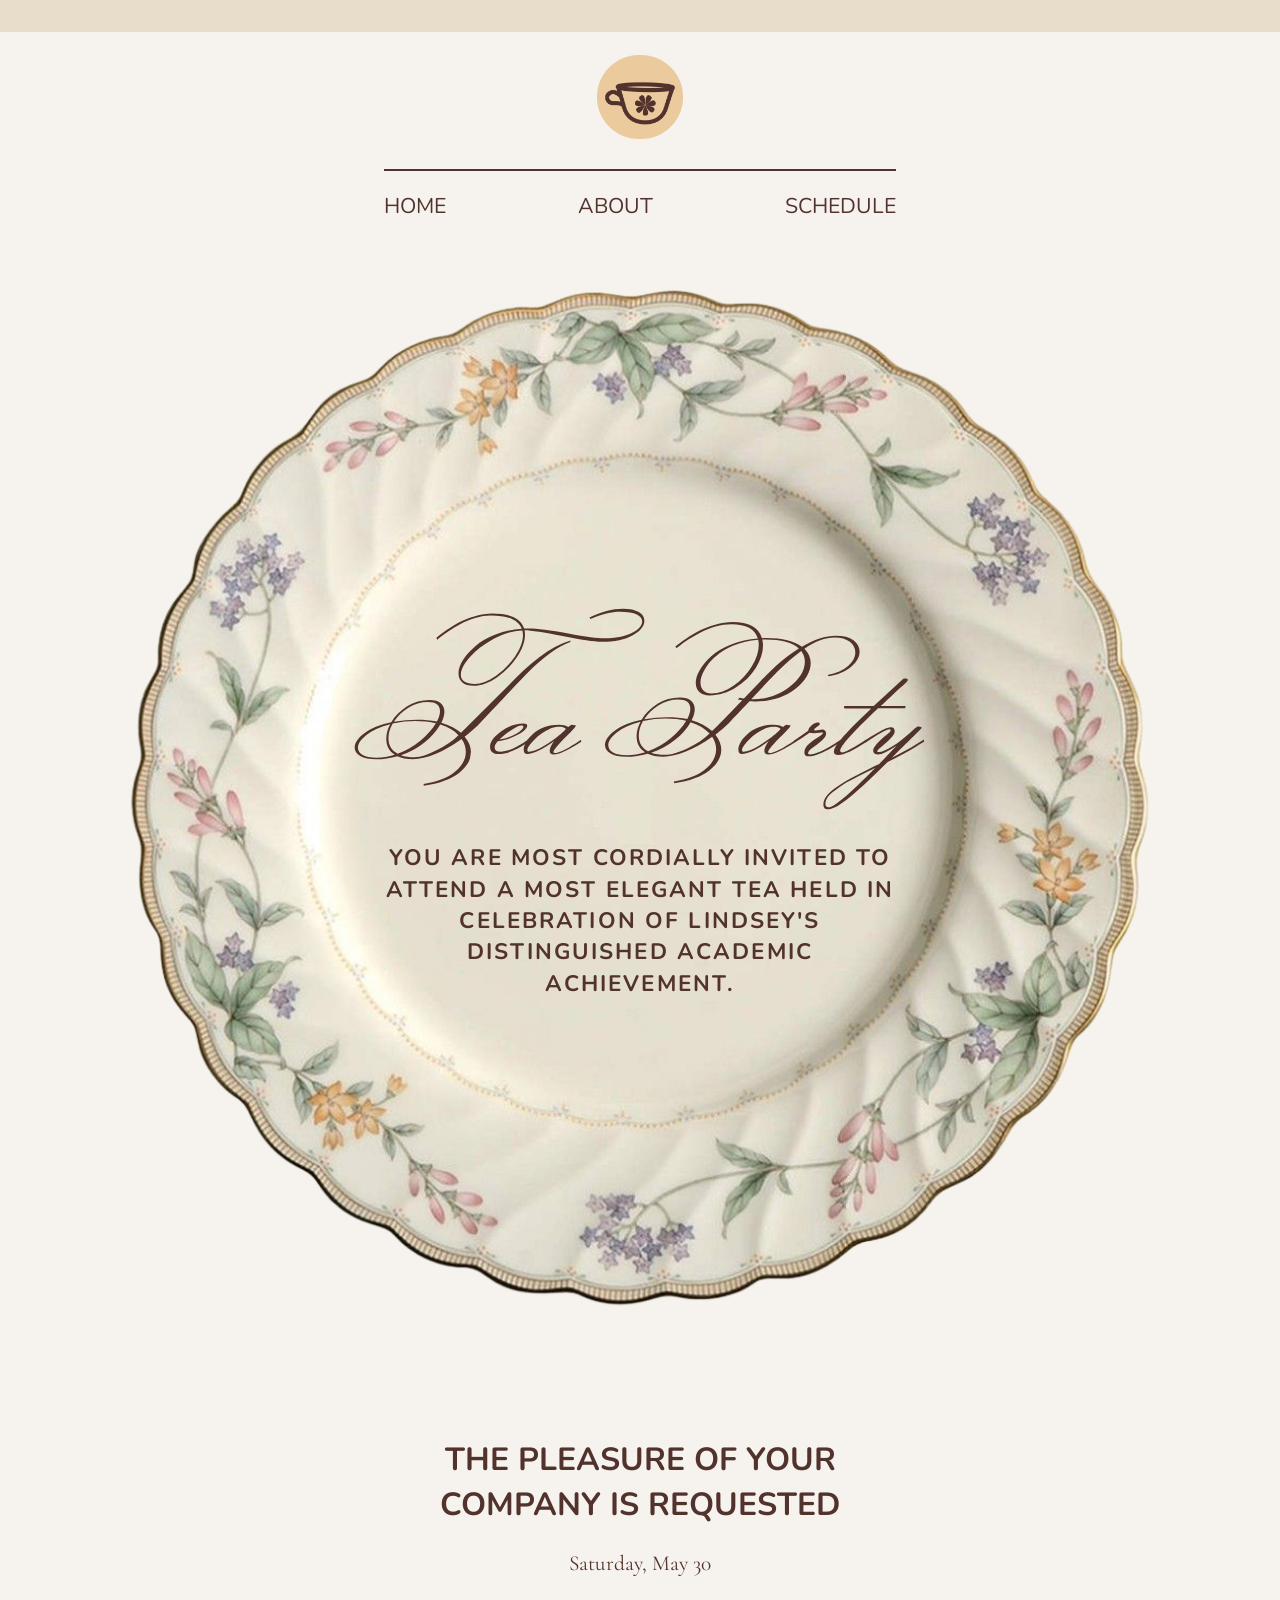
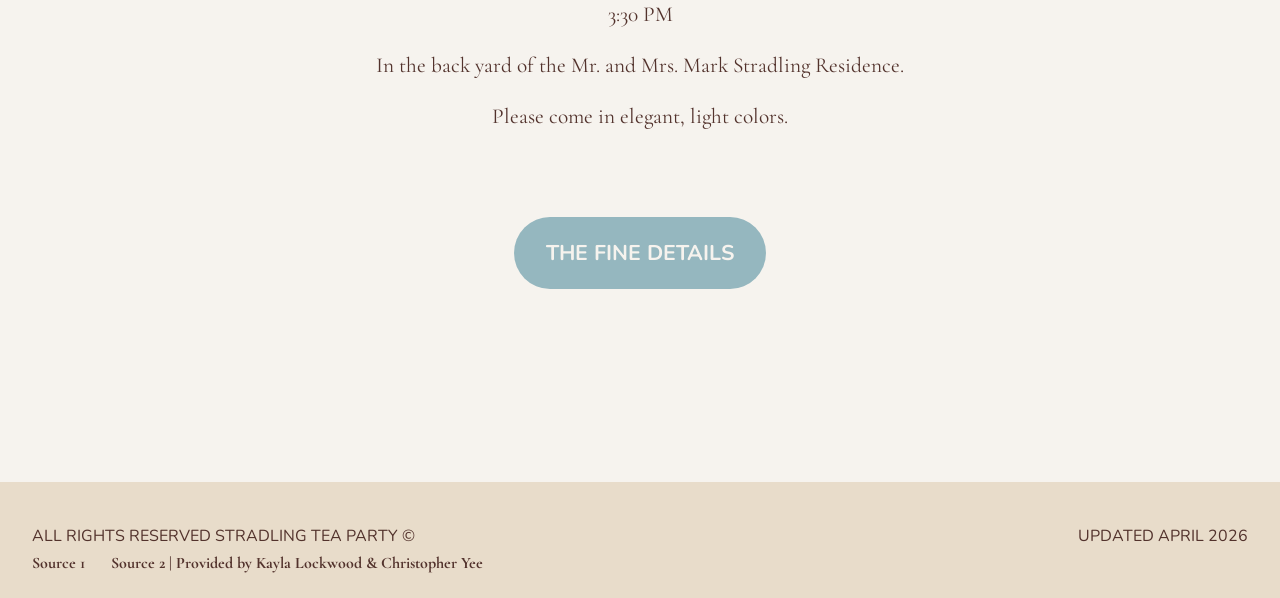
<file: index.html>
<!doctype html>
<html class="no-js" lang="en">

<head>
  <meta charset="utf-8"/>
  <title>Lindsey's Graduation Tea Party</title>
  <meta name="description" content="Official invitation to the graduation tea party of Lindsey Stradling"/>
  <meta name="viewport" content="width=device-width, initial-scale=1, minimum-scale=1" />

  <!-- Font Embed Code -->
  <link rel="preconnect" href="https://fonts.googleapis.com">
  <link rel="preconnect" href="https://fonts.gstatic.com" crossorigin>
  <link href="https://fonts.googleapis.com/css2?family=Cormorant+Garamond:ital,wght@0,300..700;1,300..700&family=Monsieur+La+Doulaise&family=Nunito:ital,wght@0,200..1000;1,200..1000&display=swap" rel="stylesheet">

  
  <!-- Defines preview content that will be displayed when your site is linked on twitter, reddit, etc-->
  <meta name="robots" content="index,follow" />
  <meta property="og:title" content="Lindsey's Graduation Tea Party"/>
  <meta property="og:type" content="Article"/>
  <meta property="og:url" content="https://kourtlyn-stradling.github.io/project3/">
  <meta property="og:image" content="https://i.pinimg.com/1200x/09/a5/7b/09a57b9902332e20c0a6024b99878937.jpg"/>
  <meta name="twitter:card" content="summary" />
  
  <link rel="manifest" href="site.webmanifest"/>
  <link rel="apple-touch-icon" href="icon.png"/>

  <!-- Link to your favicon. Place favicon in the root directory -->
  <link rel="icon" href="./assets/teacup-logo.png" />
  
  <link rel="stylesheet" href="normalize.css"/>
  <link rel="stylesheet" href="style.css"/>
  <script src="script.js" defer></script>

  <meta name="theme-color" content="#f6f3ee"/>
</head>

<script>
window.onload = () => {
  const strokes = document.querySelectorAll('.mask-stroke');

  let delay = 0;

  strokes.forEach((path) => {
    const length = path.getTotalLength();

    path.style.strokeDasharray = length;
    path.style.strokeDashoffset = length;

    const duration = length / 250;

    path.style.animation = `draw ${duration}s ease forwards`;
    path.style.animationDelay = `${delay}s`;

    // 🔑 no overlap → real handwriting feel
    delay += duration + 0.05;
  });
};
</script>

<body>
  <header>
    <img src="./assets/teacup-logo.png" alt="teacup on a saucer" class="logo" width="200" height="200">
    <nav>
      <a href="index.html">Home</a>
      <a href="about.html">About</a>
      <a href="schedule.html">Schedule</a>
    </nav>
  </header>
  
  <main>
    <section class="hero">
      <svg viewBox="0 0 431.85 154.5" class="tea-party">

  <defs>
    <mask id="reveal-mask">
      <!-- hide everything first -->
      <rect width="100%" height="100%" fill="black"/>

      <!-- animated strokes reveal -->
      <g id="mask-animated">

        <!-- TEA - T -->
        <path class="mask-stroke" d="M163.75,26.49c-12.46,3.97-33.47,19.6-47.59,35.93s-40.32,45.77-62.1,50.53c-21.78,4.76-32.67-6.3-25.52-22.29s25.01-21.78,33.52-19.06,6.64,11.4.68,19.4-23.14,23.82-42.37,23.14-23.99-8.68-6.64-20.76,68.74-10.04,71.97,9.02c3.23,19.06-7.41,27.08-31.97,31.77"/>
        <path class="mask-stroke" d="M63.59,24.58S85.13,4.42,105.53,6.35s26.34,6.56,20.59,24.73c-5.75,18.16-28.36,30.21-37.99,27.62s-11.49-7.78-1.85-20.76,28.91-22.24,52.82-20.02,51.9,12.6,69.13,4.26c17.24-8.34,8.85-16.09,5.57-17.82s-21.83-3.2-35.37,4.76" />

        <!-- TEA - E -->
        <path class="mask-stroke" d="M109.5,100.6s10.84-1.22,16.08-5.6,8.4-8.4-4.26-4.87-19.12,17.54-14.5,18.88,10.72,2.31,24-7.06" />

        <!-- TEA - A -->
        <path class="mask-stroke" d="M161.39,91.59s-5.85-4.63-16.93.73-15.84,14.74-13.89,16.81,13.16-2.07,22.05-9.26,13.03-10.48,13.03-10.48c0,0-15.84,16.2-15.59,18.76s-.49,6.82,21.56-7.19" />

        <!-- PARTY - P -->
        <path class="mask-stroke" d="M356.93,52.18c17.31-4.12,24.21-11.77,21.57-21.64s-25.49-10.14-39.42-.2-29.02,23.05-45.14,41.86-32.37,33.34-50.32,38.47-32.37-3.05-29.07-17.71,17.95-22.35,30.41-23.94,14.66,13.31.61,26.01-29.01,19.54-47.02,16.49-2.63-21.86,16.18-25.04,37.5-4.52,51.05,5.13,9.04,20.76,6.11,25.28-7.66,11.29-30.53,15.42" />
        <path class="mask-stroke" d="M242.76,30.96c14.44-11.57,30.37-19.94,48.39-17.38s18.12,16.79,10.75,30.82-25.39,24.57-36.45,21.19-4.91-20.17,5.02-27.64,25.39-15.36,46.48-13.41,26.93,12.29,24.37,20.17-6.86,17.2-21.3,22.42-26.86,2.89-30.04,2.22" />

        <!-- PARTY - A -->
        <path class="mask-stroke" d="M322.38,91.61s-6.27-5.52-20.5,2.25-14.23,20.12-4.31,15.35,21.25-12.35,29.2-20.22c-3.28,3.56-14.13,14.23-15.44,17.6s-1.5,6.65,8.98,1.87,18.44-11.98,22.37-14.32" />

        <!-- PARTY - R -->
        <path class="mask-stroke" d="M349.9,87.39c-4.31,3.37-8.24,7.21-3.37,6.74s6.83-1.5,7.67.47-1.22,3.56-5.99,7.02-8.7,7.02-6.74,9.92,18.53-5.8,23.96-9.55" />

        <!-- PARTY - T -->
        <path class="mask-stroke" d="M415.28,54.38c-14.74,13.55-38.89,36.29-47.03,46.03s-5.9,14.23,8.05,6.08,23.59-14.88,27.89-14.88" />
        <line class="mask-stroke" x1="415.06" y1="75.4" x2="368.82" y2="75.4"/>

        <!-- PARTY - Y -->
        <path class="mask-stroke" d="M403.16,91.51c2.34.19,3.37,1.78.66,4.68s-12.54,9.64-11.7,12.35,4.87,1.87,9.08-.37,16.19-9.92,24.15-17.78c-10.48,10.58-30.98,31.26-37.91,38s-18.63,17.78-24.71,21.06-10.01,3.46-7.3-5.71,66.69-36.22,73.42-42.77" />

      </g>
    </mask>
  </defs>

  <!-- FINAL ARTWORK -->
  <g mask="url(#reveal-mask)" fill="#52322c">
    <path d="M163.95,25.87l-.33,1.1c-9.32,3.38-20.15,11.23-32.48,23.56-1.1,1.1-13.39,14.13-36.88,39.08-2.28,2.2-5.54,4.99-9.8,8.37,3.15,3.6,4.73,7.49,4.73,11.67,0,5.65-2.99,10.81-8.97,15.47-5.98,4.66-14.81,7.87-26.48,9.63v-1.21c10.2-1.62,18.02-4.68,23.45-9.19,5.43-4.51,8.15-9.52,8.15-15.03,0-3.37-1.06-6.57-3.19-9.58-14.02,10.05-26.17,15.08-36.44,15.08-4.7,0-8.59-.73-11.67-2.2-5.36,1.54-10.64,2.31-15.85,2.31s-9.21-.83-12-2.48c-2.79-1.65-4.18-3.76-4.18-6.33,0-3.52,2.42-7.1,7.27-10.73,4.84-3.63,11.56-6.37,20.15-8.2,2.86-4.77,6.84-8.75,11.94-11.94,5.1-3.19,10.7-4.79,16.79-4.79,3.74,0,6.53.79,8.37,2.37,1.83,1.58,2.75,3.67,2.75,6.27s-.77,5.41-2.31,8.42c5.94,1.69,10.86,4.22,14.75,7.6l36.88-36.77c6.39-7.05,13.58-13.63,21.58-19.76,8-6.13,15.93-10.37,23.78-12.71ZM25.68,99.51c0-3.67.99-7.3,2.97-10.9-7.34,1.84-13.21,4.46-17.61,7.87-4.4,3.41-6.61,6.7-6.61,9.85,0,2.2,1.19,3.98,3.58,5.34,2.38,1.36,5.85,2.04,10.4,2.04s9.1-.73,13.65-2.2c-4.26-2.64-6.38-6.64-6.38-12ZM62.89,87.96c-4.77-1.1-9.89-1.65-15.36-1.65s-11.14.62-17.01,1.87c-2.13,3.67-3.19,7.34-3.19,11.01,0,5.28,2.31,9.14,6.94,11.56,6.17-2.2,11.82-5.43,16.95-9.69,5.14-4.26,9.03-8.62,11.67-13.1ZM31.4,86.85c6.02-1.1,11.76-1.65,17.23-1.65s10.48.48,15.03,1.43c1.54-2.93,2.31-5.5,2.31-7.71,0-4.62-3.05-6.94-9.14-6.94-5.21,0-10.07,1.41-14.59,4.24-4.51,2.83-8.13,6.37-10.84,10.62ZM36.69,111.84c2.71,1.03,6.15,1.54,10.29,1.54s9.6-1.73,16.35-5.17c7.05-3.6,12.55-7.38,16.51-11.34-3.3-3.45-7.85-6.09-13.65-7.93-2.57,4.62-6.46,9.03-11.67,13.21-5.21,4.18-11.16,7.41-17.83,9.69ZM178.04,8.58c8.81-4.4,17.14-6.6,24.99-6.6,5.21,0,9.21.86,12,2.59,2.79,1.73,4.18,3.87,4.18,6.44,0,3.96-2.9,7.6-8.7,10.9-5.8,3.3-13.61,4.95-23.45,4.95-5.58,0-15.36-1.43-29.34-4.29-13.98-2.86-23.43-4.33-28.35-4.4.22,1.1.33,2.2.33,3.3,0,5.21-2,10.83-6,16.84-4,6.02-9.05,11.1-15.14,15.25-6.09,4.15-11.89,6.22-17.39,6.22-3.74,0-6.57-.83-8.48-2.48-1.91-1.65-2.86-3.94-2.86-6.88s1.12-6.22,3.36-9.85c2.24-3.63,5.32-7.12,9.25-10.46,3.93-3.34,8.97-6.24,15.14-8.7,6.17-2.46,12.73-3.91,19.71-4.35-2.5-6.68-10.28-10.02-23.34-10.02-3.67,0-7.54.62-11.61,1.87-4.07,1.25-7.73,2.75-10.95,4.51-6.53,3.67-11.63,7.01-15.3,10.02l-2.2,1.87-.66-1.32c1.25-1.25,3.71-3.15,7.38-5.72,3.67-2.57,7.06-4.66,10.18-6.27,3.12-1.61,6.92-3.08,11.39-4.4,4.48-1.32,8.81-1.98,12.99-1.98,13.5,0,21.47,3.78,23.89,11.34.66-.07,1.69-.11,3.08-.11,6.6,0,16.59,1.23,29.94,3.69,13.36,2.46,22.31,3.69,26.86,3.69,8.59,0,15.5-1.32,20.75-3.96,5.25-2.64,7.87-5.54,7.87-8.7,0-2.13-1.34-3.87-4.02-5.23-2.68-1.36-6.97-2.04-12.88-2.04s-13.19,1.8-21.85,5.39l-.77-1.1ZM81.6,51.63c0,4.55,3.52,6.83,10.57,6.83,4.7,0,9.89-1.98,15.58-5.94,5.69-3.96,10.51-8.84,14.48-14.64,3.96-5.8,5.94-11.16,5.94-16.07,0-.88-.15-2.05-.44-3.52-6.9.22-14.04,2.33-21.41,6.33-7.38,4-13.34,8.57-17.89,13.71-4.55,5.14-6.83,9.58-6.83,13.32Z" />
    <path d="M106.93,106.01c0,2.13,1.47,3.19,4.4,3.19,5.58,0,12.51-3.01,20.81-9.03l.22,1.65c-8.66,6.09-16.07,9.14-22.24,9.14-4.4,0-6.61-1.84-6.61-5.5s2.74-7.49,8.2-11.45c5.47-3.96,11.1-5.94,16.9-5.94,1.83,0,2.75.55,2.75,1.65,0,1.76-2.04,3.87-6.11,6.33-4.07,2.46-9.41,4.28-16.02,5.45-1.54,1.76-2.31,3.27-2.31,4.51ZM128.5,90.49c0-.59-.59-.88-1.76-.88s-3.56,1.12-7.16,3.36c-3.6,2.24-6.64,4.64-9.14,7.21,4.92-.81,9.15-2.29,12.72-4.46,3.56-2.16,5.34-3.91,5.34-5.23Z" />
    <path d="M162.19,90.71c1.47-1.17,2.27-1.76,2.42-1.76,1.98.22,3.01.39,3.08.5.07.11.11.24.11.39s-.29.61-.88,1.38c-.59.77-2.31,2.59-5.17,5.45-7.12,6.97-10.68,11.19-10.68,12.66,0,.59.26.88.77.88,3.52,0,10.13-3.34,19.82-10.02l.22,1.65c-9.76,6.39-16.66,9.58-20.7,9.58-1.98,0-2.97-.94-2.97-2.81s1.14-4.31,3.41-7.32c-8.66,6.38-15.41,9.61-20.26,9.69-1.76,0-2.64-1.06-2.64-3.19,0-3.82,2.44-7.89,7.32-12.22,4.88-4.33,11.32-6.5,19.32-6.5,2.64,0,4.92.55,6.83,1.65ZM132.68,109.2c2.79,0,6.51-1.41,11.17-4.24,4.66-2.82,8.55-5.56,11.67-8.2,3.12-2.64,4.68-4.18,4.68-4.62s-.53-.81-1.6-1.1c-1.06-.29-2.51-.44-4.35-.44s-4.26.72-7.27,2.15c-3.01,1.43-5.61,3.14-7.82,5.12-2.2,1.98-4.04,3.93-5.5,5.83-1.47,1.91-2.2,3.3-2.2,4.18s.4,1.32,1.21,1.32Z" />
    <path d="M289.45,70.01l1.1-1.21c1.47.29,2.57.48,3.3.55l12.44-12.88c9.61-10.49,19.19-18.72,28.73-24.66-4.84-4.48-13.21-6.72-25.1-6.72l-2.31.11c.37,1.47.55,2.9.55,4.29,0,5.43-1.78,11.03-5.34,16.79-3.56,5.76-8.5,10.66-14.81,14.7-6.31,4.04-12.92,6.05-19.82,6.05-3.38,0-5.96-.84-7.76-2.53-1.8-1.69-2.7-4-2.7-6.94s1.05-6.17,3.14-9.69,4.99-6.95,8.7-10.29c3.71-3.34,8.62-6.24,14.75-8.7,6.13-2.46,12.79-3.98,19.98-4.57-2.13-7.12-8.77-10.68-19.93-10.68-3.67,0-7.6.61-11.78,1.82-4.18,1.21-7.93,2.7-11.23,4.46-6.68,3.6-11.89,6.86-15.63,9.8l-2.31,1.76-1.1-.99c1.76-1.54,4.46-3.52,8.09-5.94,3.63-2.42,7.06-4.46,10.29-6.11,3.23-1.65,7.1-3.14,11.61-4.46,4.51-1.32,8.82-1.98,12.94-1.98,12.26,0,19.63,4.04,22.13,12.11,1.54-.07,2.68-.11,3.41-.11,11.89,0,20.73,2.17,26.53,6.5,9.17-5.5,17.65-8.26,25.43-8.26,5.72,0,10.13,1.12,13.21,3.36,3.08,2.24,4.62,5.19,4.62,8.86s-2.04,7.3-6.11,10.9c-4.07,3.6-9.71,6.02-16.9,7.27l-1.1-.88c6.68-1.25,11.83-3.48,15.47-6.72,3.63-3.23,5.45-6.53,5.45-9.91s-1.38-6.13-4.13-8.26c-2.75-2.13-6.62-3.19-11.61-3.19-6.61,0-14.09,2.79-22.46,8.37,3.15,3.08,4.73,6.68,4.73,10.79,0,7.05-3.96,13.6-11.89,19.65-7.93,6.05-17.65,9.08-29.17,9.08-2.13,0-3.74-.04-4.84-.11-1.98,2.13-4.4,4.66-7.27,7.6-5.43,5.72-8.33,8.81-8.7,9.25-2.2,2.2-5.39,4.92-9.58,8.15,2.93,3.6,4.4,7.38,4.4,11.34,0,5.65-2.99,10.81-8.97,15.47-5.98,4.66-14.81,7.87-26.48,9.63v-1.21c10.2-1.62,18.02-4.68,23.45-9.19,5.43-4.51,8.15-9.52,8.15-15.03,0-3.23-.99-6.35-2.97-9.36-14.17,9.91-26.39,14.86-36.66,14.86-4.7,0-8.59-.73-11.67-2.2-5.36,1.54-10.64,2.31-15.85,2.31s-9.21-.83-12-2.48c-2.79-1.65-4.18-3.76-4.18-6.33,0-3.52,2.42-7.1,7.27-10.73,4.84-3.63,11.56-6.37,20.15-8.2,2.86-4.77,6.84-8.75,11.94-11.94,5.1-3.19,10.7-4.79,16.79-4.79,3.74,0,6.53.79,8.37,2.37,1.83,1.58,2.75,3.69,2.75,6.33s-.77,5.43-2.31,8.37c6.24,1.84,11.34,4.55,15.3,8.15,3.89-3.81,11.45-11.56,22.68-23.23l-3.19-.55ZM192.13,104.47c0,2.2,1.19,3.98,3.58,5.34,2.38,1.36,5.85,2.04,10.4,2.04s9.1-.73,13.65-2.2c-4.26-2.64-6.39-6.64-6.39-12,0-3.59.99-7.23,2.97-10.9-7.34,1.84-13.21,4.46-17.61,7.87-4.4,3.41-6.61,6.7-6.61,9.85ZM250.59,86.08c-4.77-1.1-9.89-1.65-15.36-1.65s-11.14.62-17.01,1.87c-2.13,3.67-3.19,7.34-3.19,11.01,0,5.28,2.31,9.18,6.94,11.67,6.16-2.27,11.82-5.54,16.95-9.8,5.14-4.26,9.03-8.62,11.67-13.1ZM219.1,84.98c6.02-1.1,11.76-1.65,17.23-1.65s10.48.48,15.03,1.43c1.54-2.93,2.31-5.5,2.31-7.71,0-4.62-3.05-6.94-9.14-6.94-5.21,0-10.07,1.41-14.59,4.24-4.51,2.83-8.13,6.37-10.84,10.62ZM224.39,109.97c2.71,1.03,6.18,1.54,10.4,1.54s9.74-1.58,16.57-4.73c6.97-3.23,12.55-6.94,16.73-11.12-3.3-3.81-8.04-6.68-14.2-8.59-2.57,4.62-6.46,9.03-11.67,13.21-5.21,4.18-11.16,7.41-17.83,9.69ZM272.22,38.14c-3.49,3.27-6.18,6.6-8.09,10.02-1.91,3.41-2.86,6.44-2.86,9.08s.72,4.7,2.15,6.17c1.43,1.47,3.47,2.2,6.11,2.2,5.58,0,11.16-1.98,16.73-5.94,5.58-3.96,10.09-8.79,13.54-14.48,3.45-5.69,5.17-11.06,5.17-16.13,0-1.39-.15-2.64-.44-3.74-6.68.51-12.86,1.96-18.55,4.35-5.69,2.39-10.28,5.21-13.76,8.48ZM319.06,49.2c-2.57,2.57-9.14,9.47-19.71,20.7h1.43c10.35,0,19.39-3.03,27.14-9.08,7.74-6.06,11.61-12.46,11.61-19.21,0-2.93-.92-5.58-2.75-7.93-5.72,4.18-11.63,9.36-17.72,15.52Z"/>
    <path d="M323.14,90.71c1.47-1.17,2.27-1.76,2.42-1.76,1.98.22,3.01.39,3.08.5.07.11.11.24.11.39s-.29.61-.88,1.38c-.59.77-2.31,2.59-5.17,5.45-7.12,6.97-10.68,11.19-10.68,12.66,0,.59.26.88.77.88,3.52,0,10.13-3.34,19.82-10.02l.22,1.65c-9.76,6.39-16.66,9.58-20.7,9.58-1.98,0-2.97-.94-2.97-2.81s1.14-4.31,3.41-7.32c-8.66,6.38-15.41,9.61-20.26,9.69-1.76,0-2.64-1.06-2.64-3.19,0-3.82,2.44-7.89,7.32-12.22,4.88-4.33,11.32-6.5,19.32-6.5,2.64,0,4.92.55,6.83,1.65ZM293.63,109.2c2.79,0,6.51-1.41,11.17-4.24,4.66-2.82,8.55-5.56,11.67-8.2,3.12-2.64,4.68-4.18,4.68-4.62s-.53-.81-1.6-1.1c-1.06-.29-2.51-.44-4.35-.44s-4.26.72-7.27,2.15c-3.01,1.43-5.61,3.14-7.82,5.12-2.2,1.98-4.04,3.93-5.5,5.83-1.47,1.91-2.2,3.3-2.2,4.18s.4,1.32,1.21,1.32Z" />
    <path d="M347.46,93.35l5.17-.66c.88,0,1.58.29,2.09.88.51.59.77,1.29.77,2.09,0,1.62-1.14,3.38-3.41,5.28-2.28,1.91-4.53,3.71-6.77,5.39-2.24,1.69-3.36,3.04-3.36,4.07,0,.59.48.88,1.43.88,3.15,0,7.96-1.84,14.42-5.5,2.79-1.54,5.76-3.41,8.92-5.61l.22,1.65c-2.5,1.62-5.28,3.27-8.37,4.95-1.76,1.1-4.33,2.37-7.71,3.8-3.38,1.43-6.17,2.15-8.37,2.15s-3.3-.99-3.3-2.97c0-2.27,1.17-4.42,3.52-6.44,2.35-2.02,4.68-3.71,6.99-5.06,2.31-1.36,3.47-2.4,3.47-3.14,0-.22-.26-.33-.77-.33l-6.17.55c-1.17,0-2.24-.11-3.19-.33-3.52,2.5-7.23,4.95-11.12,7.38l-.33-1.54,10.46-7.27c.07-1.39.95-2.79,2.64-4.18,1.69-1.39,3.12-2.09,4.29-2.09s1.76.31,1.76.94-.7,1.41-2.09,2.37c-1.4.95-2.09,1.65-2.09,2.09s.29.66.88.66Z" />
    <path d="M416.82,55.48c0,.29-.4.83-1.21,1.6-.81.77-2.26,2.13-4.35,4.07-2.09,1.95-4.61,4.28-7.54,6.99-2.94,2.72-5.39,4.99-7.38,6.83h18.38c.22,0,.33.15.33.44,0,.88-.33,1.32-.99,1.32h-19.6c-18.93,17.91-28.4,28.51-28.4,31.82,0,.81.51,1.21,1.54,1.21,1.76,0,6.9-2.68,15.41-8.04,1.47-.88,2.35-1.39,2.64-1.54l.22,1.65c-9.98,6.61-17.06,9.91-21.25,9.91-2.2,0-3.3-.81-3.3-2.42,0-2.27,1.73-5.36,5.17-9.25,4.55-5.43,12.15-13.17,22.79-23.23h-18.94c-1.03,0-1.54-.31-1.54-.94s.29-.94.88-.94h21.47l22.02-20.26c.37-.29,1.06-.4,2.09-.33,1.03.07,1.54.44,1.54,1.1Z" />
    <path d="M353.41,148.83c0-2.42,1.1-4.9,3.3-7.43,2.2-2.53,5.47-5.12,9.8-7.76,6.83-4.11,15.96-8.96,27.41-14.53.51-.22.92-.4,1.21-.55,1.25-1.25,3.25-3.34,6-6.27,2.75-2.94,5.16-5.43,7.21-7.49-6.61,4.33-11.19,6.5-13.76,6.5s-3.85-.92-3.85-2.75c0-2.49,3.3-6.42,9.91-11.78,2.13-1.76,3.19-2.92,3.19-3.47s-.29-.83-.88-.83c-1.25,0-3.32.88-6.22,2.64-2.9,1.76-4.72,2.86-5.45,3.3-.73.44-1.82,1.12-3.25,2.04-1.43.92-2.44,1.56-3.03,1.93l-.33-1.54c10.05-6.61,16.51-9.91,19.38-9.91,1.91,0,2.86,1.06,2.86,3.19,0,2.28-3.3,6.05-9.91,11.34-2.2,1.76-3.3,2.94-3.3,3.52,0,.37.48.55,1.43.55,2.2,0,5.58-1.45,10.13-4.35,4.55-2.9,8.37-5.78,11.45-8.64,4.48-4.18,6.92-6.27,7.32-6.27s1.03.11,1.87.33c.84.22,1.27.46,1.27.72s-.51.84-1.54,1.76c-1.03.92-8,7.83-20.92,20.75,7.19-3.67,12.83-6.75,16.9-9.25,4.07-2.49,6.44-3.96,7.1-4.4l.22,1.65c-3.3,1.91-5.65,3.34-7.04,4.29-5.14,3.15-11.89,6.75-20.26,10.79-10.86,10.86-20.13,19.5-27.8,25.93-7.67,6.42-13.41,9.63-17.23,9.63-2.13,0-3.19-1.21-3.19-3.63ZM360.51,139.48c-1.94,1.54-3.36,3.03-4.24,4.46s-1.32,2.95-1.32,4.57.81,2.42,2.42,2.42c3.96,0,15.6-9.84,34.9-29.5-12.99,6.24-21.04,10.42-24.16,12.55-3.12,2.13-5.65,3.96-7.6,5.5Z" />
  </g>

</svg>
      
      <!-- <h1>Tea Party</h1> -->
      <h2>You are most cordially invited to attend a most elegant tea held in celebration of Lindsey's distinguished academic achievement.</h2>
    </section>
    
    <section class="details">
      <h3>The pleasure of your company is requested</h3>
      <p>Saturday, May 30</p>
      <p>3:30 PM</p>
      <p>In the back yard of the Mr. and Mrs. Mark Stradling Residence.</p>
      <p>Please come in elegant, light colors.</p>
    </section>

    <section class="button">
      <a href="schedule.html">The Fine Details</a>
    </section>
  </main>
  
  <footer>
    <section class="rights">
      <p>All rights reserved Stradling Tea Party ©</p>
      <p>Updated April 2026</p>
    </section>

    <section class="sources">
      <a href="https://i.pinimg.com/1200x/b7/23/32/b72332e69dad2fbd7f66adc0a49dc8bf.jpg" target="_blank">Source 1</a>
      <a href="https://github.com/social-sin/svg-ani-2" target="_blank">Source 2 | Provided by Kayla Lockwood & Christopher Yee</a>
    </section>
  </footer>
</body>
</html>
</file>
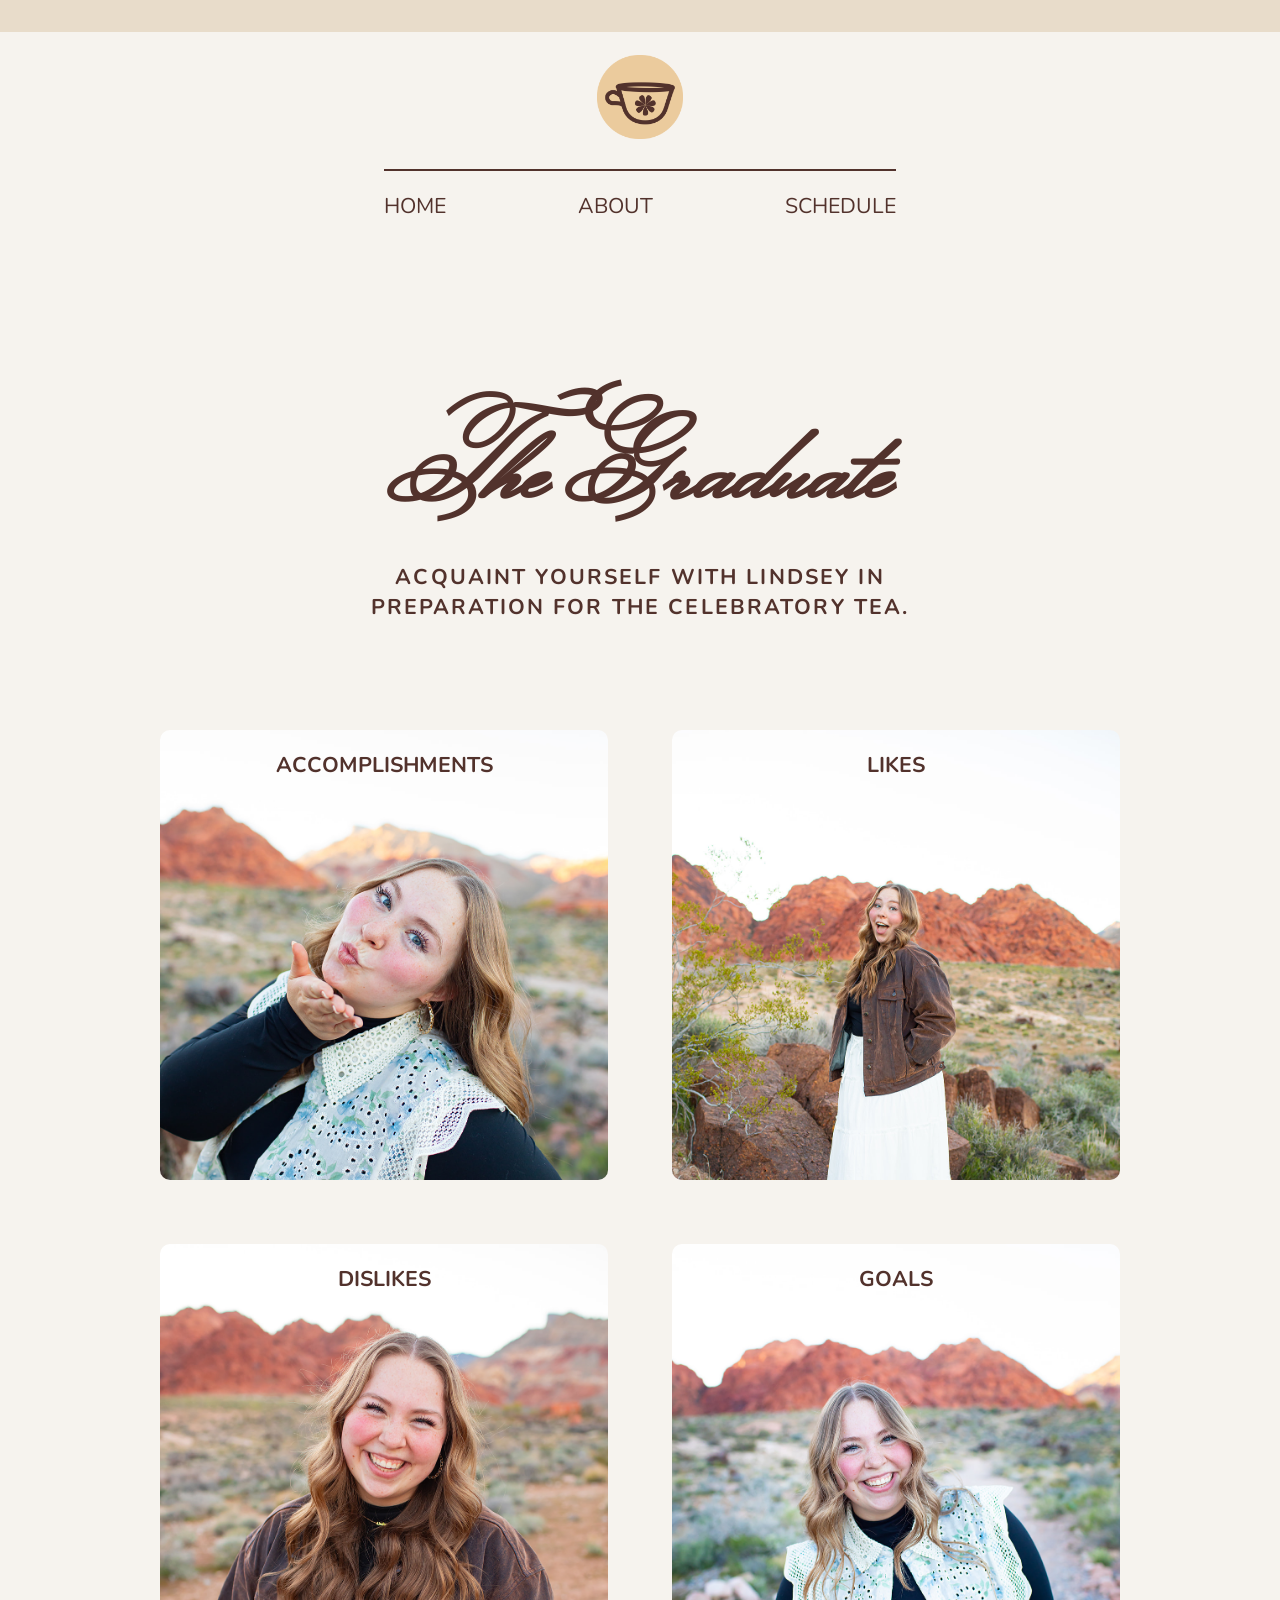
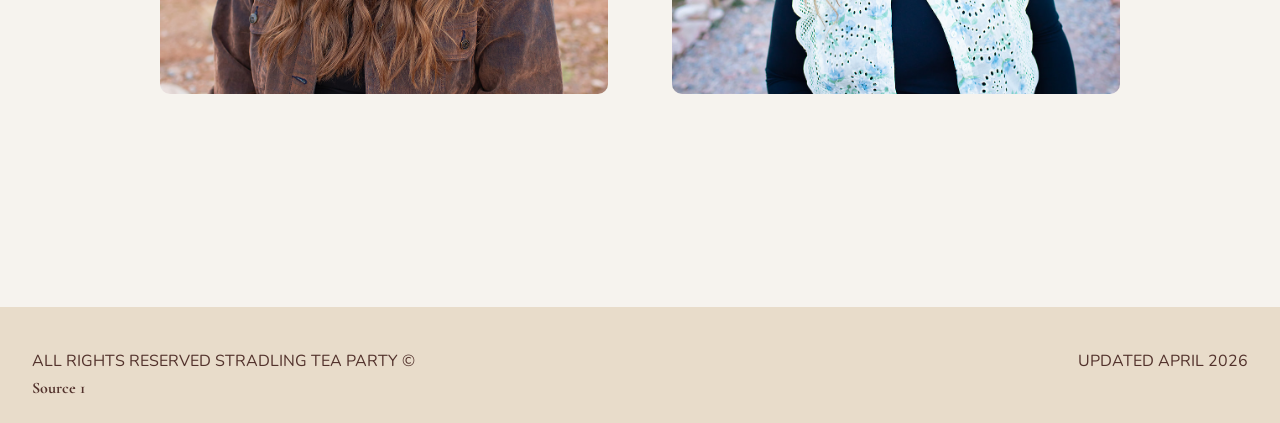
<file: about.html>
<!doctype html>
<html class="no-js" lang="en">

<head>
  <meta charset="utf-8"/>
  <title>About the Graduate</title>
  <meta name="description" content="An opportunity to acquaint yourself with Lindsey"/>
  <meta name="viewport" content="width=device-width, initial-scale=1, minimum-scale=1" />

  <!-- Font Embed Code -->
  <link rel="preconnect" href="https://fonts.googleapis.com">
  <link rel="preconnect" href="https://fonts.gstatic.com" crossorigin>
  <link href="https://fonts.googleapis.com/css2?family=Cormorant+Garamond:ital,wght@0,300..700;1,300..700&family=Monsieur+La+Doulaise&family=Nunito:ital,wght@0,200..1000;1,200..1000&display=swap" rel="stylesheet">

  
  <!-- Defines preview content that will be displayed when your site is linked on twitter, reddit, etc-->
  <meta name="robots" content="index,follow" />
  <meta property="og:title" content="About the Graduate"/>
  <meta property="og:type" content="Article"/>
  <meta property="og:url" content="https://kourtlyn-stradling.github.io/project3/">
  <meta property="og:image" content="./assets/Lindsey-113.jpg"/>
  <meta name="twitter:card" content="summary" />
  
  <link rel="manifest" href="site.webmanifest"/>
  <link rel="apple-touch-icon" href="icon.png"/>

  <!-- Link to your favicon. Place favicon in the root directory -->
  <link rel="icon" href="./assets/teacup-logo.png" />
  
  <link rel="stylesheet" href="normalize.css"/>
  <link rel="stylesheet" href="style.css"/>
  <script src="script.js" defer></script>

  <meta name="theme-color" content="#f6f3ee"/>
</head>

<body>
  <header>
    <img src="./assets/teacup-logo.png" alt="teacup on a saucer" class="logo" width="200" height="200">
    <nav>
      <a href="index.html">Home</a>
      <a href="about.html">About</a>
      <a href="schedule.html">Schedule</a>
    </nav>
  </header>
  
  <main>
    <section>
      <h1>The Graduate</h1>
      <h2>Acquaint yourself with Lindsey in preparation for the celebratory tea.</h2>
    </section>

    <section class="main-content">
      <div class="grid">
        <section class="flip-card">
          <div class="flip-card-inner">
            <div class="flip-card-front" id="card-1-front">
              <h3>Accomplishments</h3>
            </div>
            <div class="flip-card-back">
              <h3>Accomplishments</h3>
              <p>With great pride, we present Miss Lindsey, whose accomplishments reflect both diligence and grace. She has distinguished herself in Zion’s Youth and the esteemed ranks of Honor and All State Choir, and has frequently graced her church with musical performances. Having graduated from Nevada State High School, she continues to demonstrate industry through her steady service at the Montessori and her refined skill as a professional nail artist.</p>
            </div>
          </div>
        </section>

        <section class="flip-card">
          <div class="flip-card-inner">
            <div class="flip-card-front" id="card-2-front">
              <h3>Likes</h3>
            </div>
            <div class="flip-card-back">
              <h3>Likes</h3>
              <p>Miss Lindsey is likewise known for her lively and amiable disposition, finding great delight in song, in which she is most accomplished, and in the cheerful laughter she so readily inspires. She treasures the company of dear friends, enjoys the delicate art of painting nails, and takes pleasure in the consumption of quality and engaging media.</p>
            </div>
          </div>
        </section>

        <section class="flip-card">
          <div class="flip-card-inner">
            <div class="flip-card-front" id="card-3-front">
              <h3>Dislikes</h3>
            </div>
            <div class="flip-card-back">
              <h3>Dislikes</h3>
              <p>Though Miss Lindsey is not particularly fond of injuries, tiresome homework, unnecessary drama, or the occasional unruly child at her place of work, she meets each with remarkable composure. Indeed, she bears such inconveniences with admirable grace and a cheerful spirit, managing all with a poise and good humor that only further endears her to those around her.</p>
            </div>
          </div>
        </section>

        <section class="flip-card">
          <div class="flip-card-inner">
            <div class="flip-card-front" id="card-4-front">
              <h3>Goals</h3>
            </div>
            <div class="flip-card-back">
              <h3>Goals</h3>
              <p>Miss Lindsey’s aspirations are no less admirable than her accomplishments, for she seeks to obtain formal distinction as a nail artist, to serve faithfully as a missionary for The Church of Jesus Christ of Latter-day Saints, and to pursue the noble calling of music therapy. She is, additionally, delightfully resolved to acquire a most proper French accent.</p>
            </div>
          </div>
        </section>
        
      </div>
    </section>
  </main>
  
  <footer>
    <section class="rights">
      <p>All rights reserved Stradling Tea Party ©</p>
      <p>Updated April 2026</p>
    </section>

    <section class="sources">
      <a href="https://www.w3schools.com/howto/howto_css_flip_card.asp#:~:text=2)%20Add%20CSS:-,Example,❮%20Previous%20Next%20❯" target="_blank">Source 1</a>
    </section>
  </footer>
</body>
</html>
</file>
<file: style.css>
* {
  margin: 0;
  padding: 0;
  box-sizing: border-box;
}

html {
  color: #52322c;
  line-height: 1.4;
  font-size: 16pt;
  background-color: #f6f3ee;
  font-family: "Cormorant Garamond", "Times New Roman", serif;
}

header {
  width: 100%;
  height: 15%;
  padding: 1.1rem 2rem 1rem;
  text-align: center;
  border-top: 1.5rem solid #e8dcca;
}

.logo {
  max-width: 4rem;
  min-width: 2rem;
  height: auto;
}

nav {
  display: flex;
  flex-direction: row;
  justify-content: space-between;
  margin: 1rem auto;
  font-family: "Nunito", Helvetica, Arial, sans-serif;
  text-transform: uppercase;
  text-align: center;
  max-width: 40vw;
  border-top: 2px solid #52322c;
  padding: 1rem 0;
}

nav a {
  text-decoration: none;
  color: #52322c;
  transition: border-bottom 100ms ease-in;
}

nav a:hover {
  border-bottom: 5px solid #95b7bf;
}

main {
  text-align: center;
  margin: auto;
}

/* HOME PAGE SELECTORS */
.hero {
  background-image: url("./assets/tea-plate.png");
      /*linear-gradient(rgba(255, 255, 255, 0.4), rgba(255, 255, 255,0.5)); */
      /* url("https://i.pinimg.com/1200x/09/a5/7b/09a57b9902332e20c0a6024b99878937.jpg"); */
  background-position: 50% 50%;
  background-repeat: no-repeat;
  background-size: contain;
  width: auto;
  height: 80vw;
}

.tea-party {
  padding-top: 25vw;
  width: 45vw;
}

/* ✨ THIS is the drawing stroke */
.mask-stroke {
  fill: none;
  stroke: white;           /* reveals artwork */
  stroke-width: 6;
  stroke-linecap: round;
  stroke-linejoin: round;
}

/* animation */
@keyframes draw {
  to {
    stroke-dashoffset: 0;
  }
}

/* .hero h1 {
  font-family: "Monsieur La Doulaise", cursive;
  font-size: 10vw;
  margin: 2rem 3rem;
  padding-top: 25vw;
} */

.hero h2 {
  font-family: "Nunito", Helvetica, Arial, sans-serif;
  font-size: 1.75vw;
  text-transform: uppercase;
  max-width: 40vw;
  min-width: 200px;
  margin: 1rem auto 3rem;
  padding-bottom: 5rem;
}

.details h3 {
  font-family: "Nunito", Helvetica, Arial, sans-serif;
  font-size: 1.5rem;
  text-transform: uppercase;
  max-width: 40vw;
  min-width: 30vw;
  margin: 1rem auto;
}

.details {
  width: 75vw;
  margin: 6rem auto 1rem auto;
}

.details p {
  margin: 1rem;
}

.button {
  width: 75vw;
  margin: 5rem auto;
}

.button a {
  font-family: "Nunito", Helvetica, Arial, sans-serif;
  text-transform: uppercase;
  font-weight: 700;
  text-decoration: none;
  background-color: #95b7bf;
  padding: 1rem 1.5rem;
  border-radius: 10rem;
  color: #f6f3ee;
  transition: font-size 300ms ease-in;
}

.button a:hover {
  font-size: 1.5rem;
}

/* SCHEDULE PAGE SELECTORS */
.schedule-grid {
  display: grid;
  grid-template-columns: repeat(auto-fit, minmax(200px, 1fr));
  gap: 2rem;
}

h1 {
  font-family: "Monsieur La Doulaise", cursive;
  font-size: 5rem;
  margin: 5rem 0 1rem;
}

h2 {
  font-family: "Nunito", Helvetica, Arial, sans-serif;
  text-transform: uppercase;
  font-size: 1rem;
  letter-spacing: 0.1rem;
  margin: 1rem auto 5rem;
  max-width: 30rem;
}

.main-content {
  width: 75vw;
  margin: auto;
}

.schedule-image {
  display: block;
  width: 100%;
  height: auto;
  object-fit: cover;
  object-position: center;
  border-radius: 10px;
}

.schedule-item {
  background-color: #95b7bf;
  margin-bottom: 1rem; 
  padding: 1rem;
  border-radius: 10px;
  border-left: 15px solid #6997A5;
  max-width: 26rem;
  min-width: 360px;
}

h4 {
  font-family: "Nunito", Helvetica, Arial, sans-serif;
  font-size: 0.75rem;
  text-transform: uppercase;
  text-align: left;
}

.schedule-item p {
  font-size: 0.75rem;
  text-align: left;
  margin-top: 0.25rem;
}

/* ABOUT PAGE SELECTORS */
.grid {
  display: grid;
  grid-template-columns: repeat(2, minmax(275px, 1fr));
  gap: 3rem;
  justify-items: center;
}

.flip-card {
  background-color: transparent;
  width: 100%;
  height: 450px;
  perspective: 1000px;
}

.flip-card-inner {
  position: relative;
  width: 100%;
  height: 100%;
  transition: transform 0.8s;
  transform-style: preserve-3d;
}

.flip-card:hover .flip-card-inner {
  transform: rotateY(180deg);
}

.flip-card-front, .flip-card-back {
  position: absolute; 
  width: 100%;
  height: 100%;
  -webkit-backface-visibility: hidden;
  backface-visibility: hidden;
}

.flip-card-front {
  border-radius: 10px;
  padding: 1rem;
}

.flip-card-back {
  background-color: #EBCB9D;
  padding: 1rem;
  border-radius: 10px;
  transform: rotateY(180deg);
}

#card-1-front {
  background-image: url("./assets/Lindsey-61.jpg");
  background-size: cover;
  background-position: center;
  background-repeat: no-repeat;
}

#card-2-front {
  background-image: url("./assets/Lindsey-113.jpg");
  background-size: cover;
  background-position: top center;
  background-repeat: no-repeat;
}

#card-3-front {
  background-image: url("./assets/Lindsey-165.jpg");
  background-size: cover;
  background-position: top center;
  background-repeat: no-repeat;
}

#card-4-front {
  background-image: url("./assets/Lindsey-21.jpg");
  background-size: cover;
  background-position: center;
  background-repeat: no-repeat;
}

.flip-card h3 {
  font-family: "Nunito", Helvetica, Arial, sans-serif;
  font-size: 1rem;
  text-transform: uppercase;
}

.flip-card p {
  font-size: 0.85rem;
  text-align: left;
  margin-top: 0.75rem;
}

/* FOOTER STYLES */
footer {
  background-color: #e8dcca;
  margin-top: 10rem;
  padding: 2rem 1.5rem 1rem;
}

.rights {
  display: flex;
  flex-direction: row;
  justify-content: space-between;
  font-family: "Nunito", Helvetica, Arial, sans-serif;
  text-transform: uppercase;
  font-size: 0.75rem;
}

.sources a:link {
  color: #52322c;
}

.sources a:visited {
  color: #844D48;
}

.sources a:hover {
  font-weight: 400;
}

.sources a:active {
  text-decoration: underline;
}

footer a {
  font-size: 0.75rem;
  color: #52322c;
  font-weight: 700;
  text-decoration: none;
  padding-right: 1rem;
}

@media (max-width: 840px) {
    .schedule-grid {
      grid-template-columns: 1fr;
    }
    
    .events {
      display: flex;
      flex-direction: column;
      justify-content: center;
    }
    
    footer {
      margin-top: 5rem;
    }
    
    .details h3 {
      max-width: 50vw;
    }
    
    h1 {
      margin-top: 3rem;
    }
}

@media (max-width: 710px) {
    .grid {
      grid-template-columns: 1fr;
    }
    
    nav {
      max-width: 50vw;
      font-size: 3.5vw;
    }
    
    h1 {
      font-size: 16vw;
    }
    
    h2 {
      font-size: 3vw;
    }
}

@media (max-width: 480px) {
    .hero h1 {
      font-size: 2.5rem;
      padding-top: 0;
    }
    
    .tea-party {
      padding-top: 3vh;
      width: 250px
    }
    
    .hero h2 {
      font-size: 0.75rem;
      max-width: 75vw;
      padding-bottom: 1rem;
    }
    
    .hero {
      background-image: none;
      height: auto;
    }
    
    .details {
      margin: 1rem auto;
    }
    
    .details h3 {
      font-size: 1.25rem;
      max-width: 75vw;
    }
    
    .schedule-grid {
      display: flex;
      flex-direction: column;
      justify-content: center;
      align-items: center;
    }
    
    .schedule-item {
      min-width: 200px;
    }
    
    .button {
      font-size: 5vw;
    }
    
    .button a {
      transition: none;
    }
    
    .button a:hover {
      font-size: 5vw;
    }
    
    .sources {
      display: flex;
      flex-direction: column;
    }
}
</file>
